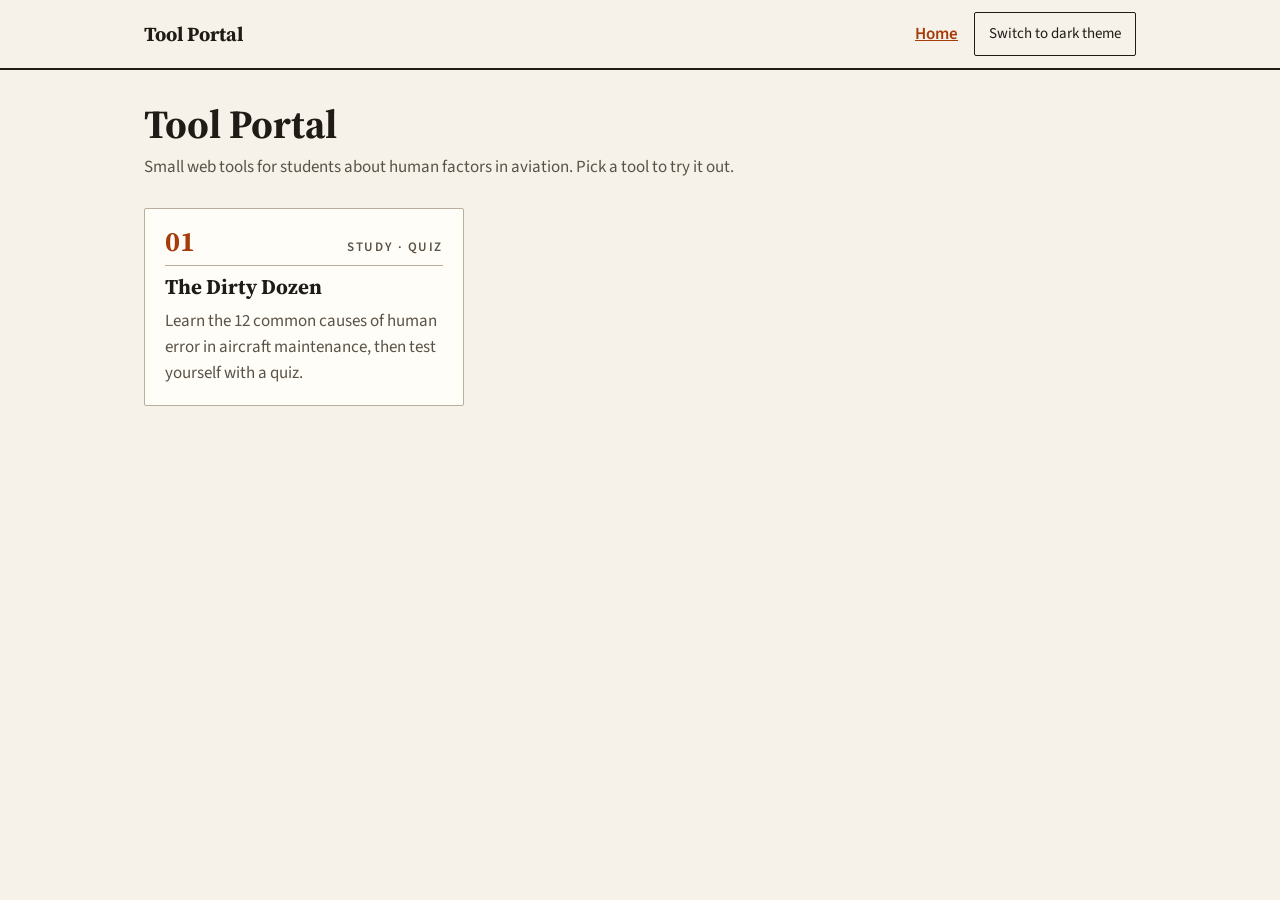
<file: index.html>
<!doctype html>
<html lang="en" data-theme="light">
<head>
  <meta charset="utf-8">
  <meta name="viewport" content="width=device-width, initial-scale=1">
  <title>Tool Portal</title>
  <link rel="preconnect" href="https://fonts.googleapis.com">
  <link rel="preconnect" href="https://fonts.gstatic.com" crossorigin>
  <link rel="stylesheet" href="https://fonts.googleapis.com/css2?family=Source+Sans+3:wght@400;600&family=Source+Serif+4:opsz,wght@8..60,700&display=swap">
  <link rel="stylesheet" href="css/styles.css">
  <script src="js/theme.js"></script>
</head>
<body>
  <header class="site-header">
    <div class="container">
      <a class="site-name" href="index.html">Tool Portal</a>
      <nav class="site-nav" aria-label="Main">
        <a href="index.html" aria-current="page">Home</a>
        <button type="button" id="theme-toggle" class="theme-toggle">Switch to dark theme</button>
      </nav>
    </div>
  </header>

  <main class="container">
    <h1>Tool Portal</h1>
    <p class="intro">Small web tools for students about human factors in aviation. Pick a tool to try it out.</p>

    <ul class="tool-grid">
      <li>
        <a class="tool-card" href="tools/dirty-dozen/index.html">
          <span class="tool-card-meta">
            <span class="tool-card-number">01</span>
            <span class="label">Study · Quiz</span>
          </span>
          <span class="tool-card-title">The Dirty Dozen</span>
          <span class="tool-card-text">Learn the 12 common causes of human error in aircraft maintenance, then test yourself with a quiz.</span>
        </a>
      </li>
    </ul>
  </main>
</body>
</html>
</file>
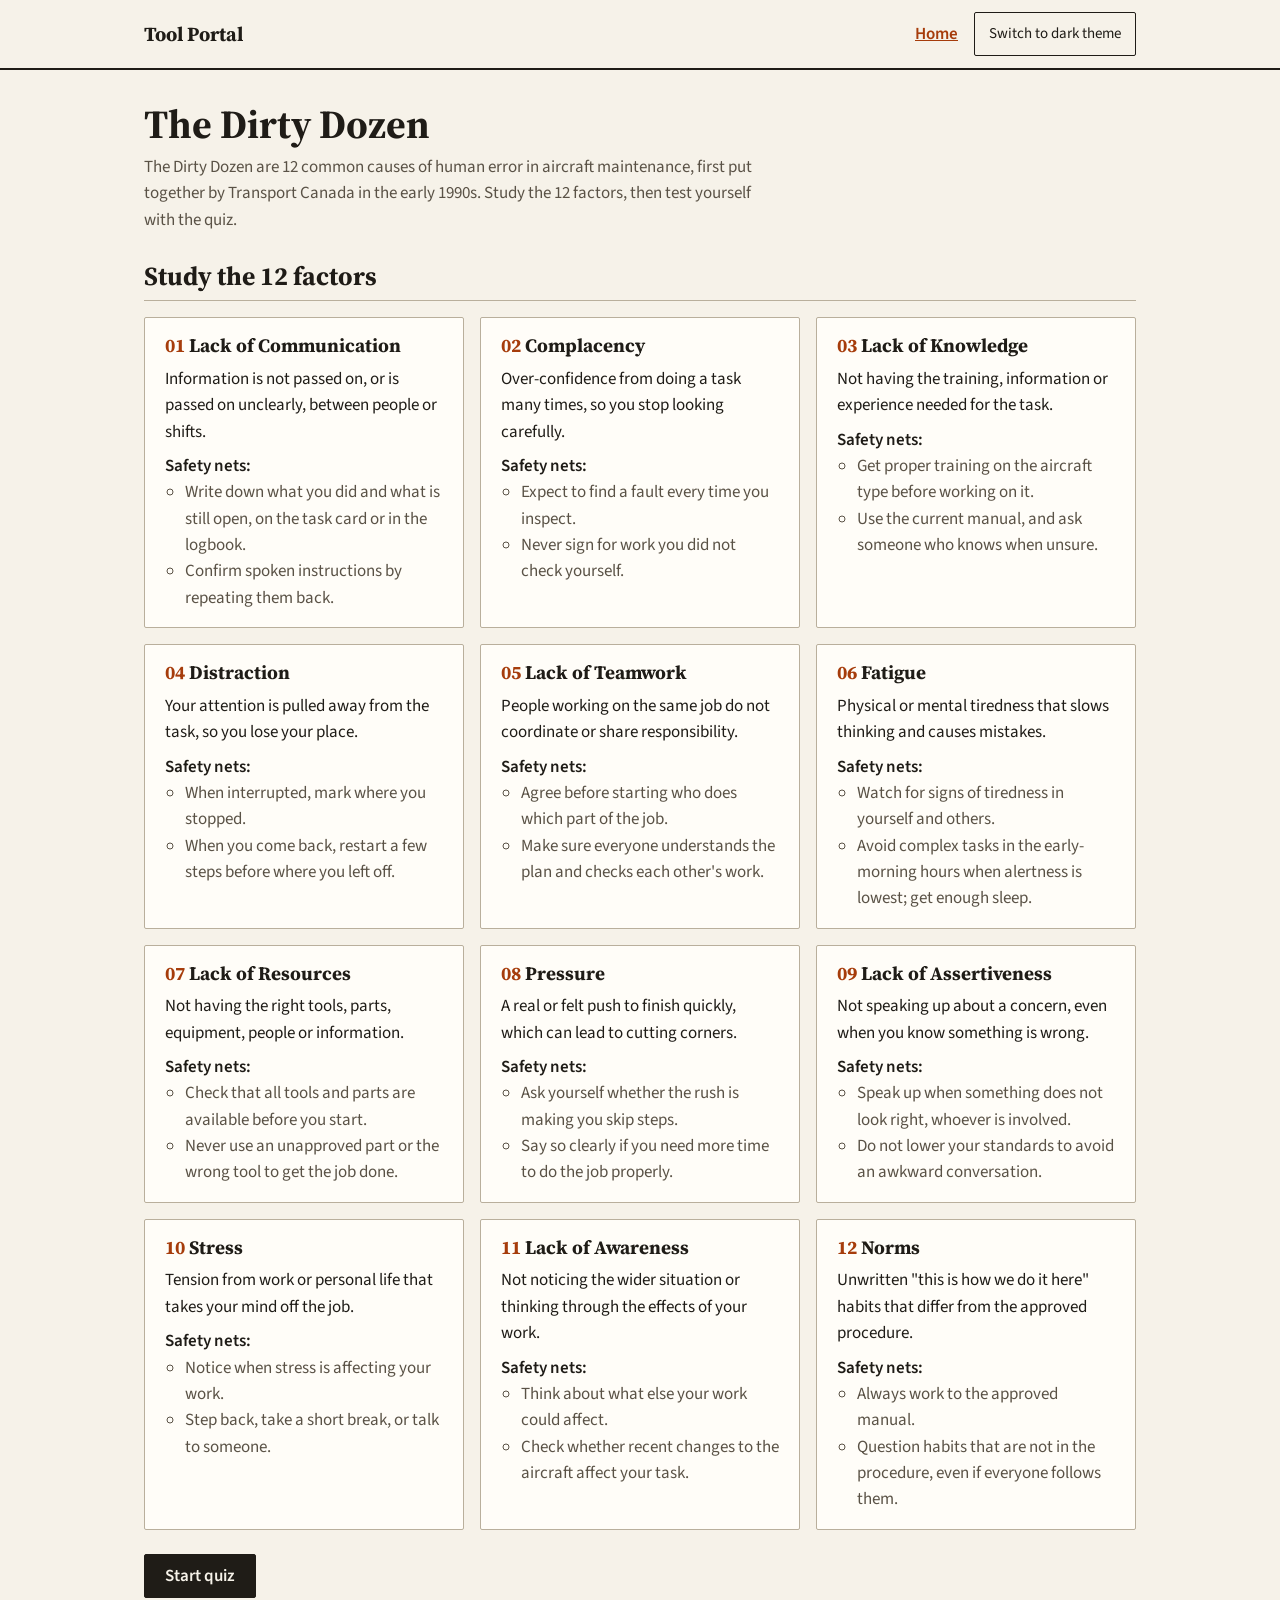
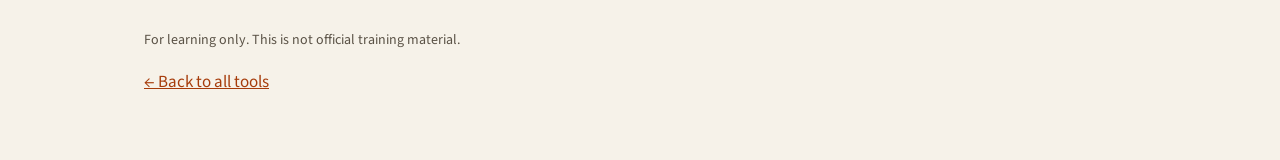
<file: tools/dirty-dozen/index.html>
<!doctype html>
<html lang="en" data-theme="light">
<head>
  <meta charset="utf-8">
  <meta name="viewport" content="width=device-width, initial-scale=1">
  <title>Dirty Dozen — Tool Portal</title>
  <link rel="preconnect" href="https://fonts.googleapis.com">
  <link rel="preconnect" href="https://fonts.gstatic.com" crossorigin>
  <link rel="stylesheet" href="https://fonts.googleapis.com/css2?family=Source+Sans+3:wght@400;600&family=Source+Serif+4:opsz,wght@8..60,700&display=swap">
  <link rel="stylesheet" href="../../css/styles.css">
  <link rel="stylesheet" href="style.css">
  <script src="../../js/theme.js"></script>
</head>
<body>
  <header class="site-header">
    <div class="container">
      <a class="site-name" href="../../index.html">Tool Portal</a>
      <nav class="site-nav" aria-label="Main">
        <a href="../../index.html">Home</a>
        <button type="button" id="theme-toggle" class="theme-toggle">Switch to dark theme</button>
      </nav>
    </div>
  </header>

  <main class="container">
    <h1>The Dirty Dozen</h1>
    <p class="intro">The Dirty Dozen are 12 common causes of human error in aircraft maintenance, first put together by Transport Canada in the early 1990s. Study the 12 factors, then test yourself with the quiz.</p>

    <!-- Study part -->
    <section id="study" aria-labelledby="study-heading">
      <h2 id="study-heading" tabindex="-1">Study the 12 factors</h2>
      <ul id="factor-grid" class="factor-grid"></ul>

      <div class="section-actions">
        <button type="button" id="start-quiz" class="btn">Start quiz</button>
      </div>
    </section>

    <!-- Quiz part (shown after "Start quiz") -->
    <section id="quiz" aria-labelledby="quiz-heading" hidden>
      <div id="question-view">
        <h2 id="quiz-heading" tabindex="-1">Quiz: which factor is this?</h2>
        <p id="progress" class="progress label"></p>
        <p id="scenario" class="scenario"></p>
        <ul id="choices" class="choices" aria-label="Answer choices"></ul>

        <div aria-live="polite">
          <div id="feedback" class="feedback" hidden></div>
        </div>

        <div class="section-actions">
          <button type="button" id="next-button" class="btn" hidden>Next question</button>
          <button type="button" id="back-to-study" class="btn btn-secondary">Back to study cards</button>
        </div>
      </div>

      <div id="results-view" hidden>
        <h2 id="results-heading" tabindex="-1">Your results</h2>
        <p id="score"></p>
        <div id="missed">
          <p>Factors to review (opens the study card):</p>
          <ul id="missed-list"></ul>
        </div>
        <div class="section-actions">
          <button type="button" id="try-again" class="btn">Try again</button>
          <button type="button" id="results-study" class="btn btn-secondary">Back to study cards</button>
        </div>
      </div>
    </section>

    <p class="note">For learning only. This is not official training material.</p>
    <p><a href="../../index.html">← Back to all tools</a></p>
  </main>

  <script src="data.js"></script>
  <script src="quiz.js"></script>
</body>
</html>
</file>
<file: css/styles.css>
/* Shared styles for the portal and every tool page.
   Visual design: "Field Manual" — warm paper, black ink, ruled lines,
   numbered sections and safety orange as the single accent. */

/* ---------- Theme colors and fonts ---------- */
:root,
:root[data-theme="light"] {
  --bg: #f6f2e9;          /* paper */
  --surface: #fffdf8;     /* card */
  --text: #1f1c17;        /* ink */
  --text-muted: #5a5246;
  --border: #b9af9c;      /* decorative lines */
  --control: #857a68;     /* borders of buttons and answer choices */
  --link: #a63c0b;        /* safety orange */
  --focus: #a63c0b;
  --ok: #2f6b3a;
  --bad: #a63c0b;
  color-scheme: light;
}

:root[data-theme="dark"] {
  --bg: #1b1915;
  --surface: #25221d;
  --text: #f2ede2;
  --text-muted: #bdb3a3;
  --border: #3a352d;
  --control: #8c8273;
  --link: #ff9461;
  --focus: #ff9461;
  --ok: #8fd3a0;
  --bad: #ff9461;
  color-scheme: dark;
}

:root {
  --font-body: "Source Sans 3", "Segoe UI", system-ui, sans-serif;
  --font-heading: "Source Serif 4", Georgia, "Times New Roman", serif;
  --radius: 2px;
}

/* ---------- Base ---------- */
*,
*::before,
*::after {
  box-sizing: border-box;
}

body {
  margin: 0;
  background: var(--bg);
  color: var(--text);
  font-family: var(--font-body);
  font-size: 1.0625rem;
  line-height: 1.55;
}

h1,
h2,
h3 {
  font-family: var(--font-heading);
  font-weight: 700;
}

a {
  color: var(--link);
}

:focus-visible {
  outline: 3px solid var(--focus);
  outline-offset: 2px;
}

.container {
  width: 100%;
  max-width: 64rem;
  margin: 0 auto;
  padding: 0 1rem;
}

/* Small uppercase label, used for section names and progress. */
.label {
  font-size: 0.8125rem;
  font-weight: 600;
  letter-spacing: 0.12em;
  text-transform: uppercase;
  color: var(--text-muted);
}

/* ---------- Header (same on every page) ---------- */
.site-header {
  border-bottom: 2px solid var(--text);
  background: var(--bg);
}

.site-header .container {
  display: flex;
  flex-wrap: wrap;
  align-items: center;
  justify-content: space-between;
  gap: 0.5rem 1rem;
  padding-top: 0.75rem;
  padding-bottom: 0.75rem;
}

.site-name {
  font-family: var(--font-heading);
  font-size: 1.25rem;
  font-weight: 700;
  color: var(--text);
  text-decoration: none;
}

.site-nav {
  display: flex;
  align-items: center;
  gap: 1rem;
}

.site-nav a {
  font-weight: 600;
}

.theme-toggle {
  min-height: 44px;
  padding: 0.5rem 0.875rem;
  border: 1px solid var(--text);
  border-radius: var(--radius);
  background: transparent;
  color: var(--text);
  font: inherit;
  font-size: 0.9375rem;
  cursor: pointer;
}

/* ---------- Buttons ---------- */
.btn {
  min-height: 44px;
  padding: 0.5rem 1.25rem;
  border: 1px solid var(--text);
  border-radius: var(--radius);
  background: var(--text);
  color: var(--bg);
  font: inherit;
  font-weight: 600;
  cursor: pointer;
}

.btn-secondary {
  background: transparent;
  color: var(--text);
}

/* ---------- Main content ---------- */
main.container {
  padding-top: 2rem;
  padding-bottom: 3rem;
}

h1 {
  font-size: 2rem;
  line-height: 1.1;
  margin: 0 0 0.5rem;
}

.intro {
  color: var(--text-muted);
  margin: 0 0 1.75rem;
  max-width: 40rem;
}

/* ---------- Tool cards ---------- */
.tool-grid {
  display: grid;
  grid-template-columns: 1fr; /* phone */
  gap: 1rem;
  margin: 0;
  padding: 0;
  list-style: none;
}

.tool-card {
  display: flex;
  flex-direction: column;
  gap: 0.5rem;
  height: 100%;
  padding: 1.125rem 1.25rem;
  border: 1px solid var(--border);
  border-radius: var(--radius);
  background: var(--surface);
  color: var(--text);
  text-decoration: none;
}

.tool-card:hover {
  border-color: var(--text);
}

.tool-card:hover .tool-card-title {
  text-decoration: underline;
}

/* Number + label row at the top of a card, above a ruled line. */
.tool-card-meta {
  display: flex;
  justify-content: space-between;
  align-items: baseline;
  gap: 1rem;
  padding-bottom: 0.5rem;
  border-bottom: 1px solid var(--border);
}

.tool-card-number {
  font-family: var(--font-heading);
  font-size: 1.75rem;
  font-weight: 700;
  line-height: 1;
  color: var(--link);
}

.tool-card-title {
  font-family: var(--font-heading);
  font-size: 1.3125rem;
  font-weight: 700;
  line-height: 1.2;
}

.tool-card-text {
  color: var(--text-muted);
}

/* Tablet */
@media (min-width: 640px) {
  .tool-grid {
    grid-template-columns: repeat(2, 1fr);
  }

  h1 {
    font-size: 2.5rem;
  }
}

/* Desktop */
@media (min-width: 1024px) {
  .tool-grid {
    grid-template-columns: repeat(3, 1fr);
  }
}
</file>
<file: tools/dirty-dozen/style.css>
/* Styles only used by the Dirty Dozen tool.
   Colors come from the shared theme in css/styles.css. */

h2 {
  font-size: 1.625rem;
  line-height: 1.2;
  margin: 0 0 1rem;
  padding-bottom: 0.5rem;
  border-bottom: 1px solid var(--border);
}

h2:focus,
.factor-card:focus {
  outline: none; /* focused by script, not by the keyboard */
}

.section-actions {
  display: flex;
  flex-wrap: wrap;
  gap: 0.75rem;
  margin: 1.5rem 0;
}

.note {
  color: var(--text-muted);
  font-size: 0.875rem;
  margin-top: 2rem;
}

/* ---------- Study cards ---------- */
.factor-grid {
  display: grid;
  grid-template-columns: 1fr; /* phone */
  gap: 1rem;
  margin: 0;
  padding: 0;
  list-style: none;
}

.factor-card {
  padding: 1rem 1.25rem;
  border: 1px solid var(--border);
  border-radius: var(--radius);
  background: var(--surface);
}

.factor-name {
  font-size: 1.1875rem;
  line-height: 1.25;
  margin: 0 0 0.5rem;
}

.factor-number {
  color: var(--link);
}

.factor-meaning {
  margin: 0 0 0.5rem;
}

.factor-nets-label {
  margin: 0;
  font-weight: 600;
}

.factor-nets {
  margin: 0;
  padding-left: 1.25rem;
  color: var(--text-muted);
}

/* ---------- Quiz ---------- */
.progress {
  color: var(--text-muted);
  margin: 0 0 0.5rem;
}

.scenario {
  max-width: 40rem;
  margin: 0 0 1.25rem;
  font-size: 1.125rem;
}

.choices {
  display: grid;
  grid-template-columns: 1fr;
  gap: 0.75rem;
  max-width: 40rem;
  margin: 0 0 1.25rem;
  padding: 0;
  list-style: none;
}

.choice {
  width: 100%;
  min-height: 48px;
  padding: 0.625rem 1rem;
  border: 1px solid var(--control);
  border-radius: var(--radius);
  background: var(--surface);
  color: var(--text);
  font: inherit;
  text-align: left;
  cursor: pointer;
}

.choice:hover:not(:disabled) {
  border-color: var(--text);
}

.choice:disabled {
  cursor: default;
}

.choice.is-correct,
.feedback.is-correct {
  border: 2px solid var(--ok);
}

.choice.is-wrong,
.feedback.is-wrong {
  border: 2px solid var(--bad);
}

.choice.is-correct,
.feedback.is-correct strong {
  color: var(--ok);
  font-weight: 700;
}

.choice.is-wrong,
.feedback.is-wrong strong {
  color: var(--bad);
  font-weight: 700;
}

.feedback {
  max-width: 40rem;
  padding: 0.75rem 1rem;
  border-radius: var(--radius);
  background: var(--surface);
}

.feedback p {
  margin: 0.25rem 0 0;
}

/* Tablet */
@media (min-width: 640px) {
  .factor-grid {
    grid-template-columns: repeat(2, 1fr);
  }

  .choices {
    grid-template-columns: repeat(2, 1fr);
  }
}

/* Desktop */
@media (min-width: 1024px) {
  .factor-grid {
    grid-template-columns: repeat(3, 1fr);
  }
}
</file>
